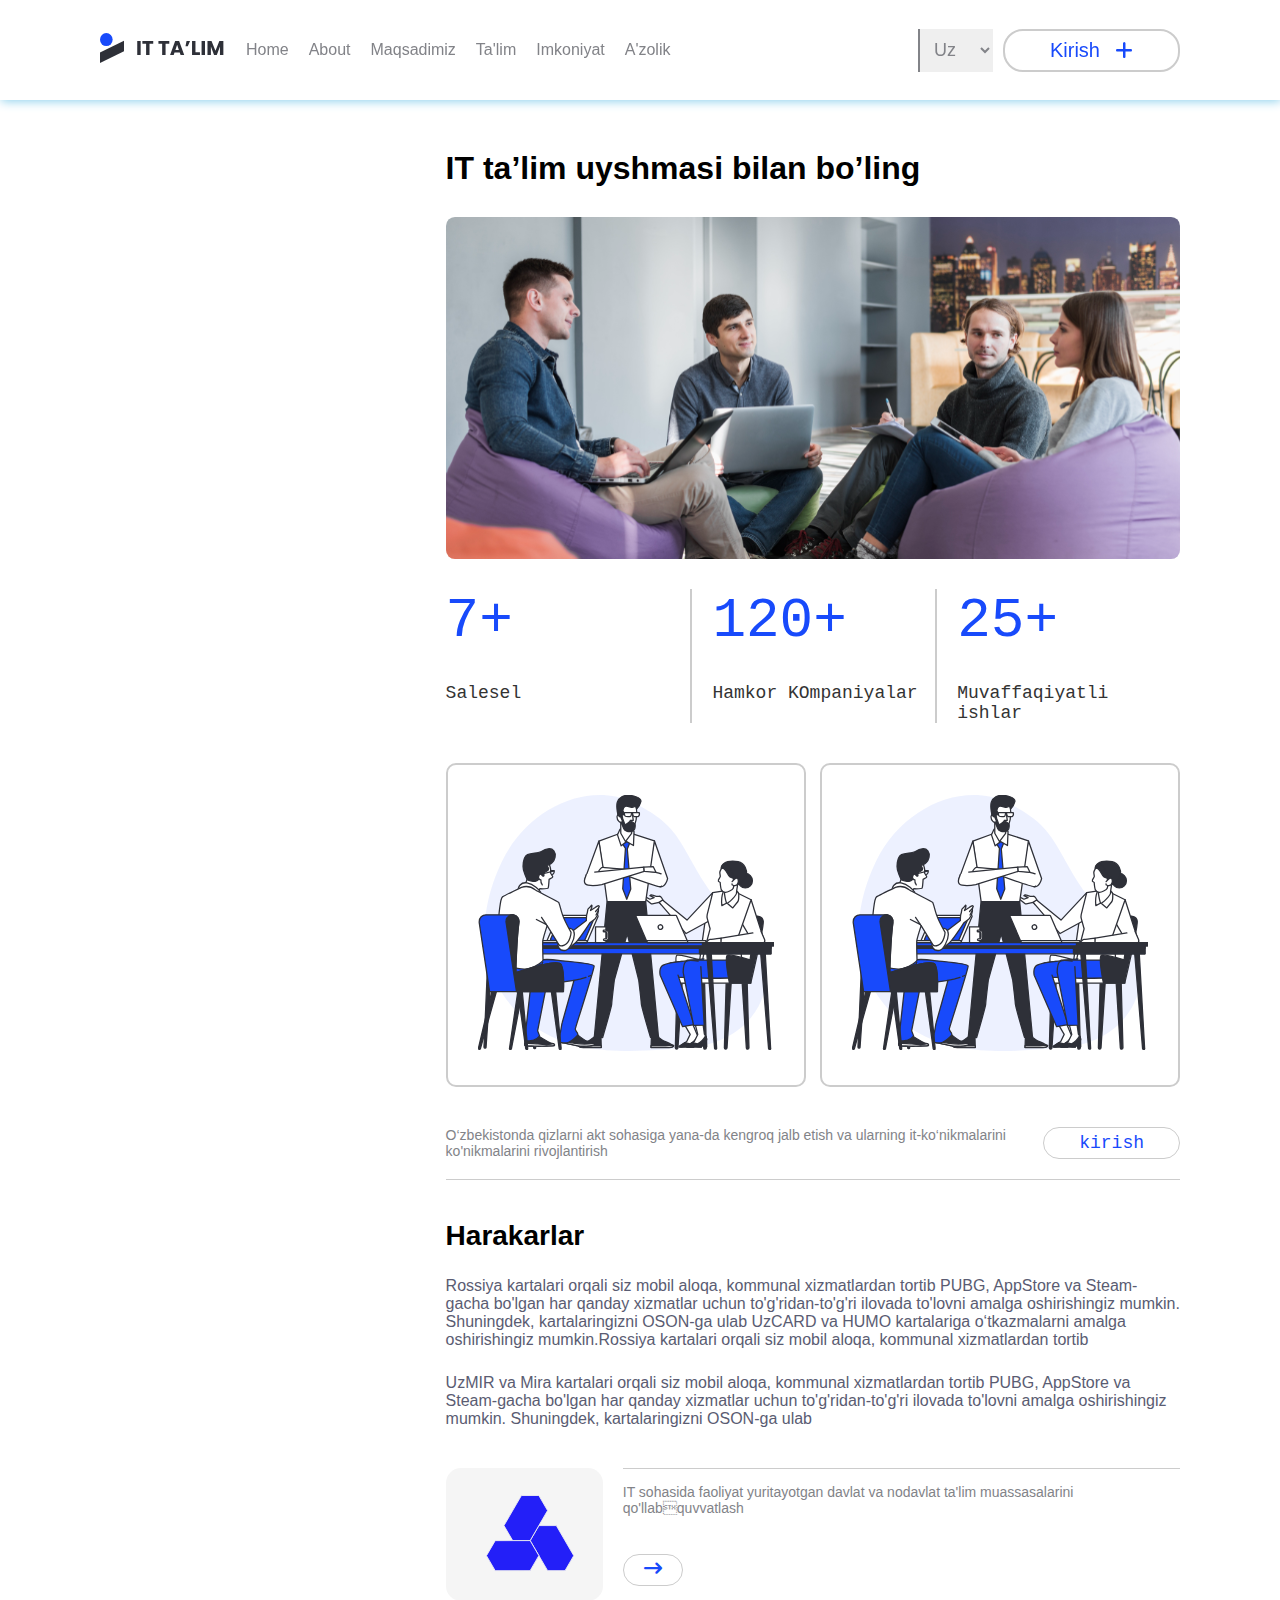
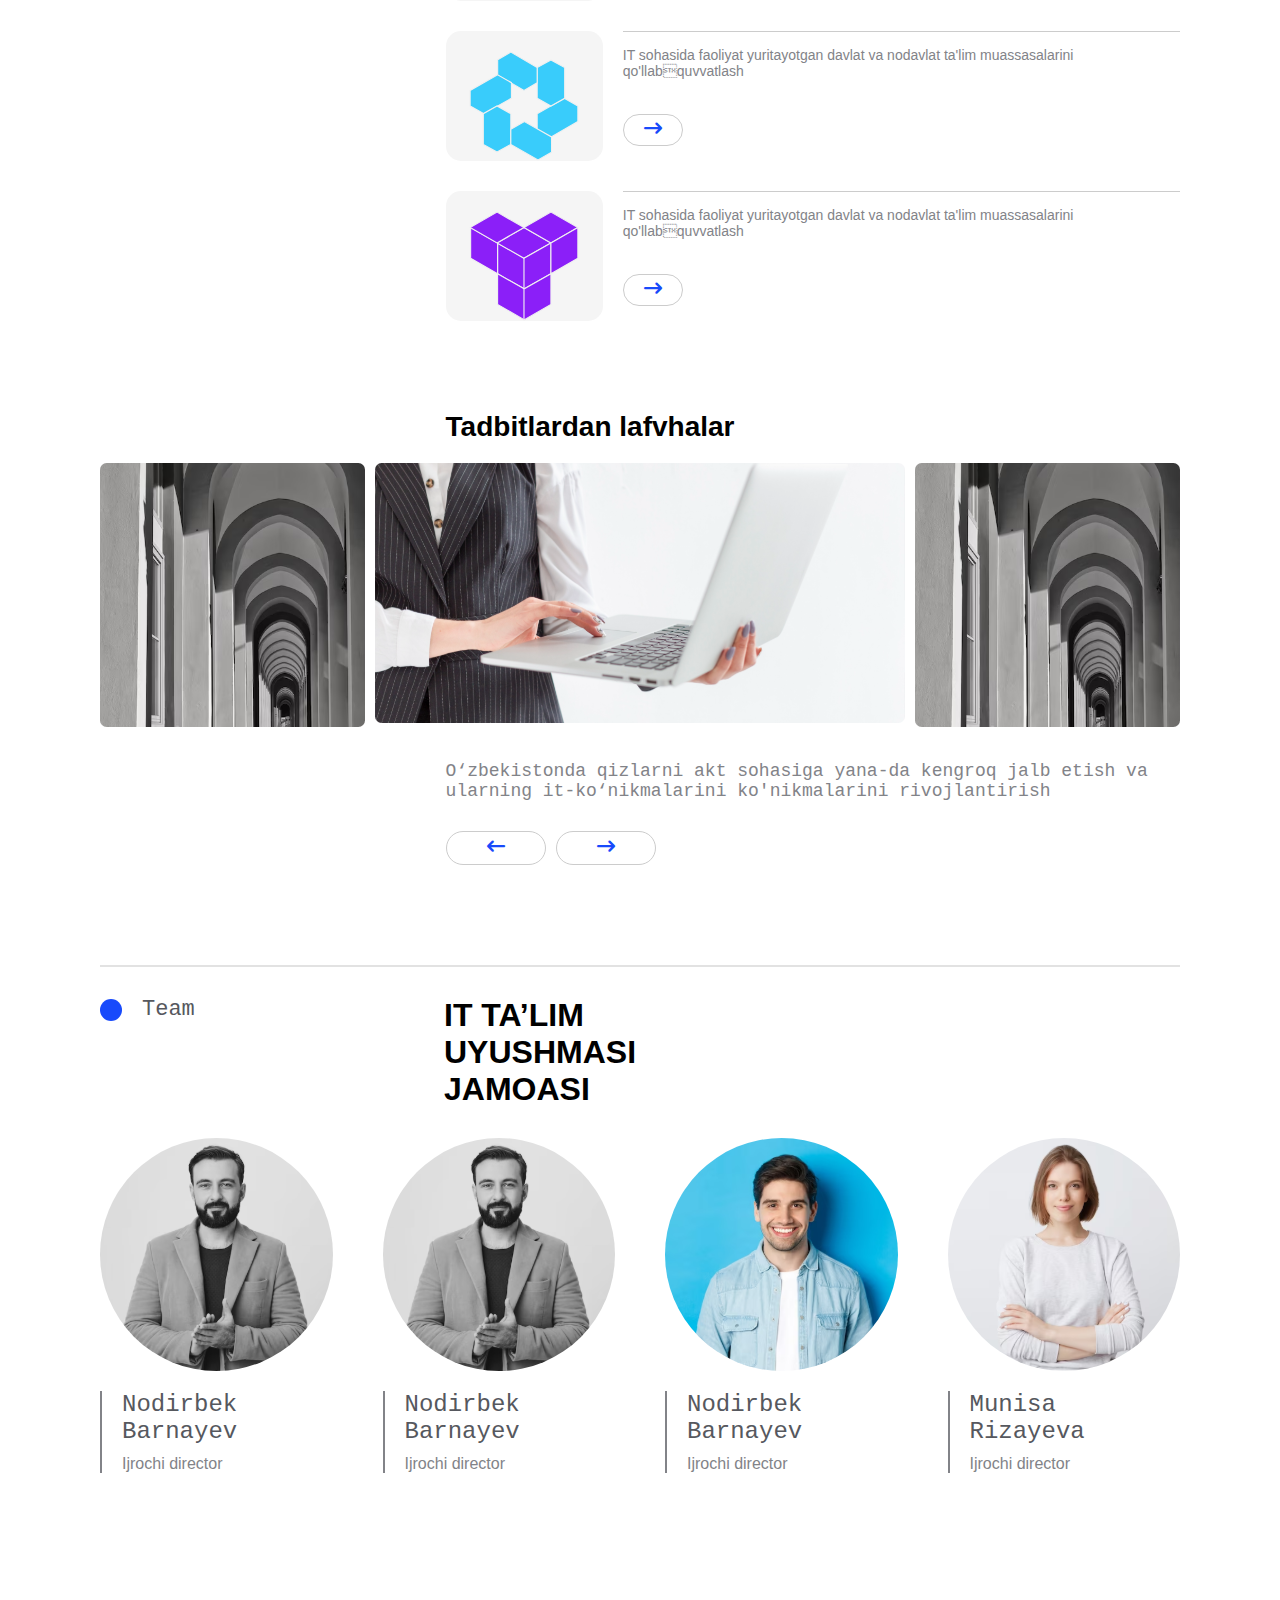
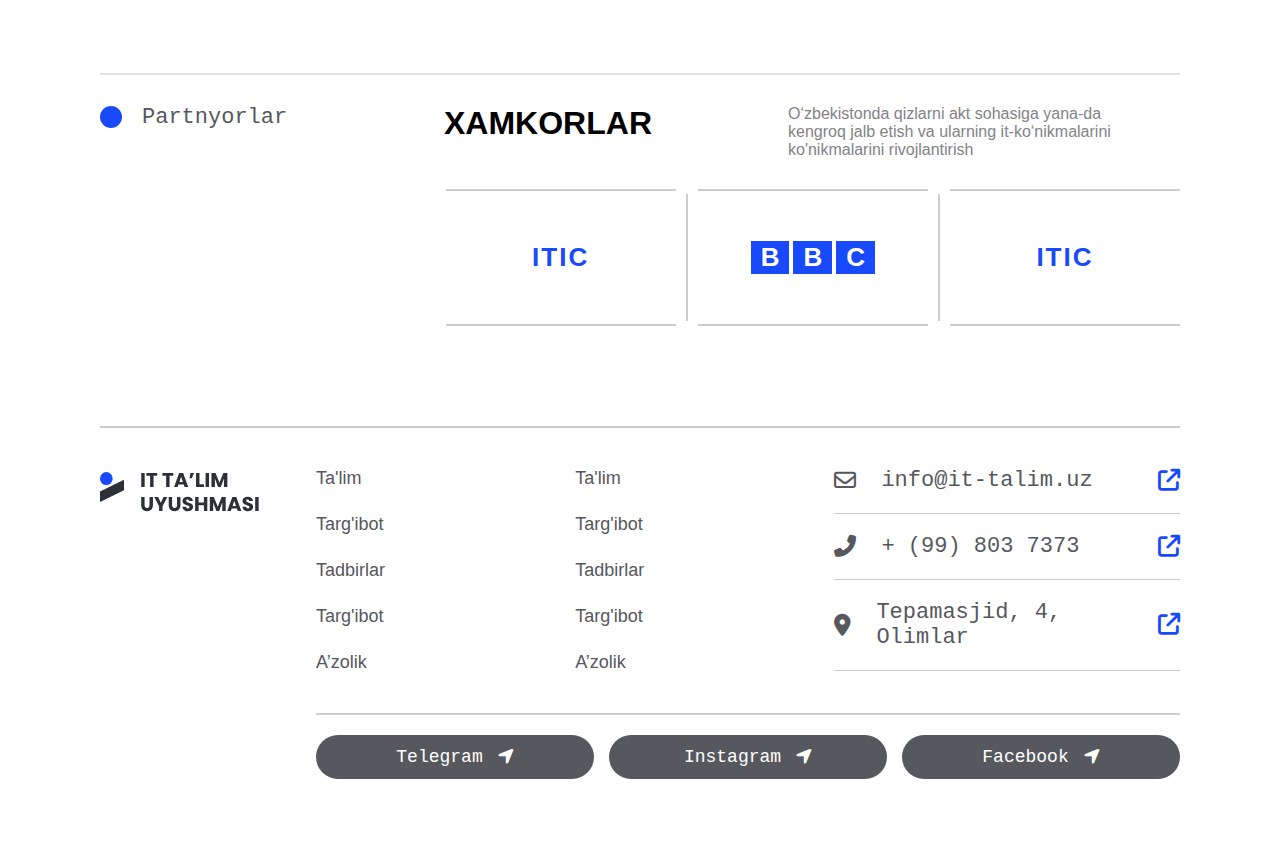
<file: pages/about.html>
<!DOCTYPE html>
<html lang="en">
<head>
    <meta charset="UTF-8">
    <meta name="viewport" content="width=device-width, initial-scale=1.0">
    <link rel="stylesheet" href="https://cdnjs.cloudflare.com/ajax/libs/font-awesome/6.5.1/css/all.min.css">
    <link rel="stylesheet" href="../css/style.min.css">
    <title>About</title>
</head>
<body>
    <!-- navigation -->
    <nav class="navbar container container1">
        <div class="nav-left">
            <span class="nav-img"><img src="../images/logo.svg" alt=""></span>
            <ul class="nav-links">
                <li><a href="../index.html">Home</a></li>
                <li><a href="./about.html">About</a></li>
                <li><a href="./maqsadlarimiz.html">Maqsadimiz</a></li>
                <li><a href="./talim.html">Ta'lim</a></li>
                <li><a href="#">Imkoniyat</a></li>
                <li><a href="#">A'zolik</a></li>
            </ul>
        </div>

        <div class="nav-right">
            <select name="" id="">
                <option value="1">Uz</option>
                <option value="2">Ru</option>
                <option value="3">Eng</option>
            </select>
            <button class="nav-btn">
               <span> Kirish</span> <i class="fa-solid fa-plus"></i>
            </button>
            <button class="nav-bar">
                <i class="fa-solid fa-bars"></i>
            </button>
        </div>
    </nav>
    <!-- /navigation -->
    
    <main class="container container1">
        <section class="uyushma leftpadding">
            <h1>IT ta’lim uyshmasi bilan bo’ling</h1>
            <img src="../images/uyushma.svg" alt="">
            <div class="uyushma-items">
                <div class="uyushma-item">
                    <h1>7+</h1>
                    <p>Salesel</p>
                </div>
                <div class="uyushma-item uyushma-item2">
                    <h1>120+</h1>
                    <p>Hamkor KOmpaniyalar</p>
                </div>
                <div class="uyushma-item uyushma-item2">
                    <h1>25+</h1>
                    <p>Muvaffaqiyatli ishlar</p>
                </div>
            </div>
        </section>

        <section class="about-kirish leftpadding">
            <div class="about-kirish__imgs">
                <div class="about-kirish__img">
                    <img src="../images/aboutkirish.svg" alt="">
                </div>
                <div class="about-kirish__img">
                    <img src="../images/aboutkirish.svg" alt="">
                </div>
            </div>

            <div class="about-kirish__btn">
                <p>O‘zbekistonda qizlarni akt sohasiga yana-da kengroq jalb etish va ularning it-ko‘nikmalarini ko'nikmalarini rivojlantirish </p>
                <button>
                    kirish
                </button>
            </div>

            <div class="about-actions">
                <h1>Harakarlar</h1>
                <p>Rossiya kartalari orqali siz mobil aloqa, kommunal xizmatlardan tortib PUBG, AppStore va Steam-gacha bo'lgan har qanday xizmatlar uchun to'g'ridan-to'g'ri ilovada to'lovni amalga oshirishingiz mumkin. Shuningdek, kartalaringizni OSON-ga ulab UzCARD va HUMO kartalariga o‘tkazmalarni amalga oshirishingiz mumkin.Rossiya kartalari orqali siz mobil aloqa, kommunal xizmatlardan tortib </p>
                <p>UzMIR va Mira kartalari orqali siz mobil aloqa, kommunal xizmatlardan tortib PUBG, AppStore va Steam-gacha bo'lgan har qanday xizmatlar uchun to'g'ridan-to'g'ri ilovada to'lovni amalga oshirishingiz mumkin. Shuningdek, kartalaringizni OSON-ga ulab  </p>
            </div>

            <div class="about-startup">
                <div class="about-startup__items">
                    <div class="about-startup__items__img">
                        <img src="../images/startup1.svg" alt="">
                    </div>
                    <div class="about-startup__items__info">
                        <p>IT sohasida faoliyat yuritayotgan davlat va nodavlat ta'lim muassasalarini qo'llabquvvatlash</p>
                        <button><i class="fa-solid fa-arrow-right-long"></i></button>
                    </div>
                </div>
                <div class="about-startup__items">
                    <div class="about-startup__items__img">
                        <img src="../images/startup2.svg" alt="">
                    </div>
                    <div class="about-startup__items__info">
                        <p>IT sohasida faoliyat yuritayotgan davlat va nodavlat ta'lim muassasalarini qo'llabquvvatlash</p>
                        <button><i class="fa-solid fa-arrow-right-long"></i></button>
                    </div>
                </div>
                <div class="about-startup__items">
                    <div class="about-startup__items__img">
                        <img src="../images/startup3.svg" alt="">
                    </div>
                    <div class="about-startup__items__info">
                        <p>IT sohasida faoliyat yuritayotgan davlat va nodavlat ta'lim muassasalarini qo'llabquvvatlash</p>
                        <button><i class="fa-solid fa-arrow-right-long"></i></button>
                    </div>
                </div>
            </div>

        </section>

        <section class="lavhalar leftpadding">
            <div class="lavhalar-title">
                <h1>Tadbitlardan lafvhalar</h1>
            </div>
        </section>

        <div class="lavhalar-imgs">
            <div class="lavhalar-img1">
                <img src="../images/lavhalar1.svg" alt="">
            </div>
            <div class="lavhalar-img2">
                <img src="../images/lavhalar2.svg" alt="">
            </div>
            <div class="lavhalar-img1">
                <img src="../images/lavhalar1.svg" alt="">
            </div>
        </div>

        <section class="lavhalar leftpadding">
            <div class="lavhalar-btn">
                <p>O‘zbekistonda qizlarni akt sohasiga yana-da kengroq jalb etish va ularning it-ko‘nikmalarini ko'nikmalarini rivojlantirish</p>
                <div class="lavhalar-btns">
                    <button><i class="fa-solid fa-arrow-left-long"></i></button>
                    <button><i class="fa-solid fa-arrow-right-long"></i></button>
                </div>
            </div>
        </section>
    </main>

    <!-- team -->
    <section class="partner container container1">
        <div class="partner-info">
            <div class="partner-name">
                <div class="partner-name__text">
                    <span></span>
                    <p>Team</p>
                </div>
            </div>
            <div class="partner-title">
                <h1>it ta’lim uyushmasi jamoasi</h1>
            </div>
            <!-- <div class="partner-text">
                <span>
                    <button>
                        Batafsil
                        <i class="fa-solid fa-arrow-right-long"></i>
                    </button>
                </span>
            </div> -->
        </div>
        
        <div class="partner-boxes" style="padding-left: 0;">
            <div class="partner-box">
                <img src="../images/team.svg" alt="">
                <div class="partner-box__text">
                    <h3>Nodirbek Barnayev</h3>
                    <p>Ijrochi director</p>
                </div>
            </div>
            <div class="partner-box">
                <img src="../images/team.svg" alt="">
                <div class="partner-box__text">
                    <h3>Nodirbek Barnayev</h3>
                    <p>Ijrochi director</p>
                </div>
            </div>
            <div class="partner-box">
                <img src="../images/team2.svg" alt="">
                <div class="partner-box__text">
                    <h3>Nodirbek Barnayev</h3>
                    <p>Ijrochi director</p>
                </div>
            </div>
            <div class="partner-box">
                <img src="../images/team3.svg" alt="">
                <div class="partner-box__text">
                    <h3>Munisa Rizayeva</h3>
                    <p>Ijrochi director</p>
                </div>
            </div>
        </div>
    </section>
    <!-- /team -->

    <!-- partnyorlar -->
    <section class="partner container container1">
        <div class="partner-info">
            <div class="partner-name">
                <div class="partner-name__text">
                    <span></span>
                    <p>Partnyorlar</p>
                </div>
            </div>
            <div class="partner-title">
                <h1>Xamkorlar</h1>
            </div>
            <div class="partner-text">
                <p>O‘zbekistonda qizlarni akt sohasiga yana-da kengroq jalb etish va ularning it-ko‘nikmalarini ko'nikmalarini rivojlantirish </p>
            </div>
        </div>

        <div class="partner-main">
            <div class="partner-main__item">
                <h1>ITIC</h1>
            </div>
            <div class="line">
                <div class="line-vertical">
                </div>
            </div>
            <div class="partner-main__item">
                <p>
                    <span>B</span> <span>B</span> <span>C</span>
                </p>
            </div>
            <div class="line">
                <div class="line-vertical">
                </div>
            </div>
            <div class="partner-main__item">
                <h1>ITIC</h1>
            </div>
        </div>
    </section>
    <!-- /partnyorlar -->

    <!-- footer -->
    <footer class="container container1">
        <div class="footer-border">
            <div class="footer-logo">
                <img src="../images/footerlogo.svg" alt="">
            </div>

            <div class="footer-info">
                <div class="footer-info__top">
                        <ul>
                            <li><a href="#">Ta'lim</a></li>
                            <li><a href="#">Targ'ibot</a></li>
                            <li><a href="#">Tadbirlar</a></li>
                            <li><a href="#">Targ'ibot</a></li>
                            <li><a href="#">A’zolik</a></li>
                        </ul>
                        <ul>
                            <li><a href="#">Ta'lim</a></li>
                            <li><a href="#">Targ'ibot</a></li>
                            <li><a href="#">Tadbirlar</a></li>
                            <li><a href="#">Targ'ibot</a></li>
                            <li><a href="#">A’zolik</a></li>
                        </ul>
                        <div class="footer-info__connects">
                            <div class="footer-info__connect">
                                <p>
                                    <i class="fa-regular fa-envelope"></i>
                                    info@it-talim.uz</p>
                                <span>
                                    <i class="fa-solid fa-arrow-up-right-from-square"></i>
                                </span>
                            </div>
                            <div class="footer-info__connect">
                                <p>
                                    <i class="fa-solid fa-phone-flip"></i>
                                    + (99) 803 7373</p>
                                <span>
                                    <i class="fa-solid fa-arrow-up-right-from-square"></i>
                                </span>
                            </div>
                            <div class="footer-info__connect">
                                <p>
                                    <i class="fa-solid fa-location-dot"></i>
                                    Tepamasjid, 4, Olimlar</p>
                                <span>
                                    <i class="fa-solid fa-arrow-up-right-from-square"></i>
                                </span>
                            </div>
                        </div>
                </div>
                <div class="footer-info__bottom">
                    <button>
                        Telegram
                        <i class="fa-solid fa-location-arrow"></i>
                    </button>
                    <button>
                        Instagram
                        <i class="fa-solid fa-location-arrow"></i>
                    </button>
                    <button>
                        Facebook
                        <i class="fa-solid fa-location-arrow"></i>
                    </button>
                </div>
            </div>
        </div>
    </footer>
    <!-- /footer -->
</body>
</html>
</file>
<file: css/style.min.css>
*{padding:0;margin:0;box-sizing:border-box;list-style:none;text-decoration:none;font-family:sans-serif}* button{cursor:pointer;padding:5px 10px;border-radius:10px;border:none;font-size:18px;font-family:monospace;border:1px solid #ccc;background-color:rgba(0,0,0,0);color:#184afb;transition:.5s}* button:hover{background-color:#184afb;color:#fff;border:1px solid rgba(0,0,0,0)}* i{cursor:pointer}.container{max-width:1920px;margin:0 auto}.container1{padding-left:20px;padding-right:20px}.leftpadding{width:100%;padding-left:32%}@media(min-width: 768px){.container1{padding-left:50px;padding-right:50px}}@media(min-width: 992px){.container1{padding-left:70px;padding-right:70px}}@media(max-width: 992px){.leftpadding{padding-left:0}}@media(min-width: 1260px){.container1{padding-left:100px;padding-right:100px}}@media(min-width: 1400px){.container1{padding-left:150px;padding-right:150px}}@media(min-width: 1600px){.container1{padding-left:200px;padding-right:200px}}.navbar{width:100%;height:100px;display:flex;justify-content:space-between;align-items:center;box-shadow:1px 1px 10px skyblue;background-color:#fff;position:sticky;top:0}.navbar .nav-left{display:flex;gap:20px;align-items:center}.navbar .nav-left .nav-links{display:flex;gap:20px}.navbar .nav-left .nav-links li{display:none}.navbar .nav-left .nav-links li a{color:#828388}.navbar .nav-left .nav-links li a:focus{color:#184afb}.navbar .nav-right{display:flex;gap:10px}.navbar .nav-right select{padding:2px 10px;outline:none;border:none;border-left:2px solid #828388;font-size:18px;color:#828388}.navbar .nav-right select option{padding:5px;font-size:22px;background-color:#f0f8ff;outline:none;border:none;color:#00008b}.navbar .nav-right button{padding:5px 10px;border-radius:10px;border:none;font-size:20px;font-family:monospace;border:2px solid #ccc;background-color:rgba(0,0,0,0);color:#184afb}.navbar .nav-right button span{display:none}.navbar .nav-right .nav-bar{border:none;background-color:rgba(0,0,0,0);font-size:20px;color:#184afb}@media(min-width: 768px){.navbar .nav-right button{white-space:nowrap;display:flex;align-items:center;gap:15px}.navbar .nav-right button span{display:block}}@media(min-width: 992px){.navbar .nav-left .nav-links li{display:block}.navbar .nav-right button{white-space:nowrap;display:flex;align-items:center;gap:15px}.navbar .nav-right button span{display:block}.navbar .nav-right .nav-bar{display:none}}@media(min-width: 1100px){.navbar .nav-left .nav-links li{display:block}.navbar .nav-right .nav-btn{white-space:nowrap;display:flex;align-items:center;gap:15px;padding:8px 45px;border-radius:20px}.navbar .nav-right .nav-btn span{display:block}.navbar .nav-right .nav-bar{display:none}}.hero{width:100%;display:flex;flex-direction:column;gap:40px;padding-top:50px;padding-bottom:100px}.hero .hero-text{display:flex;width:100%;gap:20px}.hero .hero-text h1{width:50%;font-size:50px;padding-right:10%;text-transform:uppercase}.hero .hero-text p{width:50%;padding-right:20%;font-size:22px}.hero .hero-img{width:100%}.hero .hero-img img{width:100%}@media(max-width: 992px){.hero{gap:20px}.hero .hero-text{flex-direction:column}.hero .hero-text h1{font-size:40px;width:100%}.hero .hero-text p{width:100%;font-size:18px}}@media(max-width: 768px){.hero{gap:20px}.hero .hero-text{flex-direction:column}.hero .hero-text h1{font-size:28px;width:100%}.hero .hero-text p{width:100%;font-size:14px}}.about{display:100%;padding-bottom:50px}.about .about-box{width:100%;border-top:2px solid rgba(128,128,128,.233);display:grid;grid-template-columns:repeat(3, 1fr);gap:30px;padding:30px 0}.about .about-box .about-name .about-name__text{display:flex;align-items:center;gap:20px}.about .about-box .about-name .about-name__text span{width:22px;height:22px;border-radius:50%;background-color:#184afb}.about .about-box .about-name .about-name__text p{font-size:22px;font-family:monospace}.about .about-box .about-info{display:flex;flex-direction:column;gap:30px}.about .about-box .about-info h1{font-size:38px}.about .about-box .about-info button{width:180px;border-radius:30px}.about .about-box .about-img{display:flex;justify-content:center;align-items:center;border-radius:10px;border:2px solid rgba(128,128,128,.301);padding-top:30px;padding-bottom:30px}.about .about-box .about-img img{width:50%}@media(max-width: 1124px){.about .about-box .about-info h1{font-size:28px}.about .about-box .about-info p{font-size:14px}}@media(max-width: 550px){.about{border-top:none;align-items:center;gap:30px;padding-top:0}.about .about-box{grid-template-columns:repeat(1, 1fr)}.about .about-box .about-name{order:1}.about .about-box .about-info{gap:15px;order:2}.about .about-box .about-info h1{font-size:24px}.about .about-box .about-info p{font-size:12px}.about .about-box .about-img{order:0}.about .about-box .about-img img{width:70%}}.goal{margin-bottom:100px;width:100%}.goal .goal-info{width:100%;border-top:2px solid rgba(128,128,128,.233);display:flex;gap:30px;padding:30px 0}.goal .goal-info .about-name{width:30%}.goal .goal-info .about-name .about-name__text{display:flex;align-items:center;gap:20px}.goal .goal-info .about-name .about-name__text span{width:22px;height:22px;border-radius:50%;background-color:#184afb}.goal .goal-info .about-name .about-name__text p{font-size:22px;font-family:monospace}.goal .goal-info .goal-info__title{text-transform:uppercase}.goal .goal-main{width:100%;display:flex;gap:30px}.goal .goal-main .goal-main__left{width:30%}.goal .goal-main .goal-main__right{width:70%;display:flex;gap:30px}.goal .goal-main .goal-main__right .goal-main__right__img{padding:40px 0;width:25%;background-color:#f5f5f5;display:flex;justify-content:center;align-items:center}.goal .goal-main .goal-main__right .goal-main__right__img img{width:70%}.goal .goal-main .goal-main__right .goal-main__right__items{display:flex;flex-direction:column;gap:20px}.goal .goal-main .goal-main__right .goal-main__right__items .goal-main__right__item{display:flex;justify-content:space-between;gap:30px}.goal .goal-main .goal-main__right .goal-main__right__items .goal-main__right__item p{font-size:16px;font-family:monospace}.goal .goal-main .goal-main__right .goal-main__right__items .goal-main__right__item .goal-btn{padding:5px 20px;border-radius:20px}@media(max-width: 1124px){.goal .goal-mainn .goal-main__right .goal-main__right__items{gap:2px}}.talim{width:100%;padding-bottom:100px}.talim .talim-info{width:100%;border-top:2px solid rgba(128,128,128,.233);display:flex;gap:30px;padding:30px 0}.talim .talim-info .about-name{width:30%}.talim .talim-info .about-name .about-name__text{display:flex;align-items:center;gap:20px}.talim .talim-info .about-name .about-name__text span{width:22px;min-width:22px;height:22px;border-radius:50%;background-color:#184afb}.talim .talim-info .about-name .about-name__text p{font-size:22px;font-family:monospace}.talim .talim-info .about-info h1{text-transform:uppercase}.talim .talim-items{width:100%;display:grid;grid-template-columns:repeat(3, 1fr);gap:15px}.talim .talim-items .talim-item{border:1px solid rgba(128,128,128,.349);border-radius:10px;padding:20px;display:flex;flex-direction:column;gap:20px}.talim .talim-items .talim-item h3{font-weight:100;font-size:24px}.talim .talim-items .talim-item img{width:80%}.talim .talim-items .talim-item ul li a{display:flex;gap:15px;color:#184afb}.talim .talim-cards{width:100%;padding-left:32%;display:grid;grid-template-columns:repeat(2, 1fr);gap:30px;row-gap:50px}.talim .talim-cards .talim-card{display:flex;flex-direction:column;gap:25px;align-items:start;padding-bottom:30px;border-bottom:1px solid rgba(128,128,128,.411)}.talim .talim-cards .talim-card span{width:80px;height:80px;display:flex;justify-content:center;align-items:center;background-color:#f5f5f5}.talim .talim-cards .talim-card span img{width:60%}.talim .talim-cards .talim-card .imkoniyatlar1{border-radius:15px}.talim .talim-cards .talim-card .imkoniyatlar2{border-radius:25px 10px}.talim .talim-cards .talim-card .imkoniyatlar3{border-radius:25px}.talim .talim-cards .talim-card .imkoniyatlar4{border-radius:50%}.talim .talim-cards .talim-card p{font-size:18px;color:rgba(46,48,56,.6)}.talim .talim-boxes{width:100%;display:grid;grid-template-columns:repeat(2, 1fr);gap:20px}.talim .talim-boxes .talim-box{background-color:#f5f5f5;border-radius:10px;display:flex;flex-direction:column;padding:25px;gap:30px}.talim .talim-boxes .talim-box img{width:40%;cursor:pointer}.talim .talim-boxes .talim-box .talim-box__text{width:100%;display:flex;gap:20px}.talim .chanse-cards{width:100%;padding-left:32%;display:flex;flex-direction:column;gap:30px}.talim .chanse-cards .chanse-card{display:flex;align-items:center;gap:30px;border-radius:10px;border:2px solid rgba(128,128,128,.233);padding:25px 15px}.talim .chanse-cards .chanse-card .chanse-card__img{width:30%;display:flex;justify-content:center;align-items:center;min-width:200px}.talim .chanse-cards .chanse-card .chanse-card__img img{width:90%}.talim .chanse-cards .chanse-card .chanse-card__info{display:flex;flex-direction:column;justify-content:space-between;gap:20px}.talim .xalqaro-items{display:flex;gap:30px}.talim .xalqaro-items .xalqaro-img{width:65%}.talim .xalqaro-items .xalqaro-img img{width:100%;border-radius:15px}.talim .xalqaro-items .xalqaro-info{width:35%;display:flex;flex-direction:column;gap:20px}.talim .xalqaro-items .xalqaro-info .xalqaro-info__item{border-radius:10px;border:2px solid rgba(128,128,128,.233);height:50%;padding:20px;display:flex;flex-direction:column;justify-content:space-between}.talim .xalqaro-items .xalqaro-info .xalqaro-info__item p{font-size:18px;font-family:monospace}.talim .xalqaro-items .xalqaro-info .xalqaro-info__item button{padding:5px 30px;border-radius:30px;font-size:18px;background-color:rgba(128,128,128,.233);border:none}.talim .xalqaro-items .xalqaro-info .xalqaro-info__item button:hover{background-color:#184afb}@media(max-width: 992px){.talim .chanse-cards{padding-left:0}.talim .xalqaro-items{flex-direction:column}.talim .xalqaro-items .xalqaro-img{width:100%}.talim .xalqaro-items .xalqaro-img img{width:100%}.talim .xalqaro-items .xalqaro-info{flex-direction:row;width:100%}.talim .xalqaro-items .xalqaro-info .xalqaro-info__item{width:50%;gap:30px}}@media(max-width: 768px){.talim .talim-info{flex-direction:column}.talim .talim-info .about-info h1{font-size:23px}.talim .talim-items{grid-template-columns:repeat(1, 1fr)}.talim .talim-cards,.talim .talim-boxes{padding-left:0;grid-template-columns:repeat(1, 1fr)}.talim .talim-boxes .talim-box img{width:65%}}@media(max-width: 600px){.talim .chanse-cards{padding-left:0}.talim .chanse-cards .chanse-card{flex-direction:column}.talim .xalqaro-items{flex-direction:column}.talim .xalqaro-items .xalqaro-info{flex-direction:column;width:100%}.talim .xalqaro-items .xalqaro-info .xalqaro-info__item{width:100%;gap:30px;align-items:center}}.kirish{width:100%;display:flex;margin-bottom:50px;gap:15px}.kirish .kirish-img{width:30%}.kirish .kirish-img img{width:100%;border-radius:10px}.kirish .kirish-info{width:70%;display:flex;flex-direction:column;justify-content:center;gap:20px;background-color:#f5f5f5;border-radius:10px;padding:20px}.kirish .kirish-info h1{font-size:32px;text-transform:uppercase}.kirish .kirish-info .konus-info__btn{display:flex;gap:25px;align-items:center;justify-content:space-between}.kirish .kirish-info .konus-info__btn p{width:70%;color:rgba(46,48,56,.6);font-size:18px;font-family:monospace}.kirish .kirish-info .konus-info__btn button{padding:5px 40px;background-color:#184afb;color:#fff;border:none;border-radius:40px}@media(max-width: 1100px){.kirish .kirish-info{gap:10px}.kirish .kirish-info h1{font-size:26px}.kirish .kirish-info .konus-info__btn p{font-size:16px}}@media(max-width: 992px){.kirish .kirish-img{width:40%;min-width:300px}.kirish .kirish-info{width:60%;gap:5px;padding:10px}.kirish .kirish-info h1{font-size:22px;width:100%}.kirish .kirish-info .konus-info__btn{flex-direction:column;justify-content:flex-start;align-items:start;gap:15px}.kirish .kirish-info .konus-info__btn p{font-size:14px;width:100%}}@media(max-width: 768px){.kirish{flex-direction:column}.kirish .kirish-img{width:100%;min-width:300px}.kirish .kirish-info{width:100%;gap:5px;padding:20px 10px;align-items:center}.kirish .kirish-info h1{font-size:22px;width:100%;text-align:center}.kirish .kirish-info .konus-info__btn{align-items:center;flex-direction:column;text-align:center;gap:15px}.kirish .kirish-info .konus-info__btn p{font-size:14px;width:100%}}.partner{width:100%;padding-top:100px;padding-bottom:100px}.partner .partner-info{width:100%;border-top:2px solid rgba(128,128,128,.233);display:flex;gap:20px;padding:30px 0}.partner .partner-info .partner-name{width:30%}.partner .partner-info .partner-name .partner-name__text{display:flex;align-items:center;gap:20px}.partner .partner-info .partner-name .partner-name__text span{width:22px;min-width:22px;height:22px;border-radius:50%;background-color:#184afb}.partner .partner-info .partner-name .partner-name__text p{font-size:22px;font-family:monospace;color:#56585e}.partner .partner-info .partner-title{width:30%}.partner .partner-info .partner-title h1{text-transform:uppercase;font-size:32px}.partner .partner-info .partner-text{width:30%}.partner .partner-info .partner-text p{color:#828388}.partner .partner-info .partner-text button{border-radius:40px;padding:5px 30px}.partner .partner-main{padding-left:32%;width:100%;display:flex;gap:10px}.partner .partner-main .partner-main__item{width:40%;display:flex;justify-content:center;align-items:center;padding:50px 0;border-top:2px solid #ccc;border-bottom:2px solid #ccc}.partner .partner-main .partner-main__item p{display:flex;justify-content:center;align-items:center;gap:4px;color:#fff;font-size:26px;font-weight:900}.partner .partner-main .partner-main__item p span{background-color:#184afb;padding:1px 10px}.partner .partner-main .partner-main__item h1{font-size:26px;color:#184afb;font-weight:800;letter-spacing:2px}.partner .partner-main .line{padding:5px 0}.partner .partner-main .line .line-vertical{height:100%;border-right:2px solid #ccc}.partner .partner-cards{width:100%;display:grid;grid-template-columns:repeat(3, 1fr);gap:20px;padding:40px 0;row-gap:60px}.partner .partner-cards .partner-card{display:flex;flex-direction:column;border-bottom:1px solid rgba(46,48,56,.6)}.partner .partner-cards .partner-card img{width:100%;border-radius:15px}.partner .partner-cards .partner-card .partner-card__text{width:100%;display:flex;align-items:center;justify-content:space-between;gap:15px;padding:20px 15px 20px 0}.partner .partner-cards .partner-card .partner-card__text p{font-size:18px;font-family:monospace;color:rgba(46,48,56,.6)}.partner .partner-cards .partner-card .partner-card__text i{font-size:22px;color:#184afb}.partner .partner-boxes{width:100%;padding-left:32%;display:flex;gap:50px}.partner .partner-boxes .partner-box{width:40%;display:flex;flex-direction:column;gap:20px}.partner .partner-boxes .partner-box img{width:100%}.partner .partner-boxes .partner-box .partner-box__text{display:flex;padding-left:20px;flex-direction:column;gap:10px;border-left:2px solid #828388}.partner .partner-boxes .partner-box .partner-box__text h3{color:#56585e;font-family:monospace;font-size:24px;font-weight:100}.partner .partner-boxes .partner-box .partner-box__text p{color:#828388}@media(max-width: 992px){.partner .partner-main{padding-left:0}.partner .partner-cards{grid-template-columns:repeat(2, 1fr)}.partner .partner-boxes{padding-left:0}}@media(max-width: 768px){.partner .partner-info{gap:15px;flex-direction:column;padding:30px 0;width:100%}.partner .partner-info .partner-title{width:100%}.partner .partner-info .partner-text{width:100%}.partner .partner-cards{grid-template-columns:repeat(1, 1fr)}}@media(max-width: 768px){.partner .partner-boxes{padding-left:0;flex-direction:column}.partner .partner-boxes .partner-box{width:100%;display:flex;align-items:center}.partner .partner-boxes .partner-box img{width:80%}.partner .partner-boxes .partner-box .partner-box__text{flex-direction:row;align-items:center}}footer{width:100%}footer .footer-border{display:flex;padding-bottom:50px;border-top:2px solid #ccc;width:100%;padding-top:40px}footer .footer-logo{width:20%}footer .footer-info{width:80%}footer .footer-info .footer-info__top{padding-bottom:40px;border-bottom:2px solid #ccc;width:100%;display:flex}footer .footer-info ul{width:30%;display:flex;flex-direction:column;gap:25px}footer .footer-info ul li a{color:#56585e;font-size:18px}footer .footer-info .footer-info__connects{width:40%;display:flex;flex-direction:column;gap:20px}footer .footer-info .footer-info__connects .footer-info__connect{display:flex;justify-content:space-between;align-items:center;padding-bottom:20px;border-bottom:1px solid #ccc}footer .footer-info .footer-info__connects .footer-info__connect p{color:#56585e;font-size:22px;font-family:monospace;display:flex;align-items:center;gap:25px}footer .footer-info .footer-info__connects .footer-info__connect span i{font-size:22px;color:#184afb}footer .footer-info .footer-info__bottom{display:flex;gap:15px;padding:20px 0}footer .footer-info .footer-info__bottom button{width:100%;padding:10px 0;border-radius:35px;background-color:#56585e;color:#fff;font-family:monospace;border:2px solid rgba(0,0,0,0);display:flex;justify-content:center;align-items:center;gap:15px}footer .footer-info .footer-info__bottom button:hover{background-color:#fff;border:2px solid #56585e;color:#56585e}@media(max-width: 992px){footer .footer-border{flex-direction:column;gap:40px}footer .footer-info{width:100%}}@media(max-width: 768px){footer .footer-border{flex-direction:column;gap:40px}footer .footer-info{width:100%}footer .footer-info .footer-info__top{flex-direction:column;gap:30px}footer .footer-info .footer-info__top ul{gap:10px;width:100%}footer .footer-info .footer-info__top .footer-info__connects{width:100%;gap:10px}footer .footer-info .footer-info__bottom{flex-direction:column}}.uyushma{width:100%;display:flex;flex-direction:column;gap:30px;margin-top:50px}.uyushma h1{font-size:32px}.uyushma img{width:100%}.uyushma .uyushma-items{width:100%;display:grid;grid-template-columns:repeat(3, 1fr)}.uyushma .uyushma-items .uyushma-item{display:flex;flex-direction:column;gap:30px}.uyushma .uyushma-items .uyushma-item h1{font-size:56px;color:#184afb;font-family:monospace;font-weight:100}.uyushma .uyushma-items .uyushma-item p{font-size:18px;font-family:monospace;color:#333}.uyushma .uyushma-items .uyushma-item2{padding-left:20px;border-left:2px solid #ccc}@media(max-width: 992px){.uyushma .uyushma-items .uyushma-item h1{font-size:36px}.uyushma .uyushma-items .uyushma-item p{font-size:14px}}@media(max-width: 768px){.uyushma .uyushma-items .uyushma-item h1{font-size:26px}.uyushma .uyushma-items .uyushma-item p{font-size:12px}}@media(max-width: 500px){.uyushma .uyushma-items{grid-template-columns:repeat(1, 1fr);row-gap:10px}.uyushma .uyushma-items .uyushma-item{padding:10px 30px;border-left:2px solid #ccc;flex-direction:row;justify-content:space-between;align-items:center}.uyushma .uyushma-items .uyushma-item h1{font-size:26px}.uyushma .uyushma-items .uyushma-item p{font-size:12px}}.about-kirish{width:100%;padding-top:40px;padding-bottom:40px;display:flex;flex-direction:column;gap:40px}.about-kirish .about-kirish__imgs{width:100%;display:flex;gap:14px}.about-kirish .about-kirish__imgs .about-kirish__img{width:50%;padding:30px;border-radius:10px;border:2px solid #ccc}.about-kirish .about-kirish__imgs .about-kirish__img img{width:100%}.about-kirish .about-kirish__btn{border-bottom:1px solid #ccc;padding-bottom:20px;display:flex;gap:30px;align-items:center}.about-kirish .about-kirish__btn p{font-size:14px;color:#828388}.about-kirish .about-kirish__btn button{padding:5px 35px;border-radius:30px}.about-kirish .about-actions{display:flex;flex-direction:column;gap:25px}.about-kirish .about-actions h1{font-size:28px}.about-kirish .about-actions p{font-size:14 px;color:#5a5c72}.about-kirish .about-startup{width:100%;display:flex;flex-direction:column;gap:30px}.about-kirish .about-startup .about-startup__items{display:flex;gap:20px}.about-kirish .about-startup .about-startup__items .about-startup__items__img{border-radius:15px;background-color:#f5f5f5;display:flex;justify-content:center;align-items:center;padding-top:20px;min-width:150px;width:22%}.about-kirish .about-startup .about-startup__items .about-startup__items__img img{width:70%}.about-kirish .about-startup .about-startup__items .about-startup__items__info{width:78%;padding:15px 0;display:flex;flex-direction:column;justify-content:space-between;gap:35px;border-top:1px solid #ccc}.about-kirish .about-startup .about-startup__items .about-startup__items__info p{color:#828388;font-size:14px}.about-kirish .about-startup .about-startup__items .about-startup__items__info button{width:60px;padding:5px 0 !important;border-radius:40px}.lavhalar{margin-top:30px}.lavhalar .lavhalar-title{padding:20px 0}.lavhalar .lavhalar-title h1{font-size:28px}.lavhalar .lavhalar-btn{width:100%;display:flex;flex-direction:column;gap:30px}.lavhalar .lavhalar-btn p{font-size:18px;color:#828388;font-family:monospace}.lavhalar .lavhalar-btn .lavhalar-btns{display:flex;gap:10px}.lavhalar .lavhalar-btn .lavhalar-btns button{padding:6px 40px;border-radius:40px}.lavhalar-imgs{width:100%;display:flex;gap:10px}.lavhalar-imgs .lavhalar-img1{flex:1}.lavhalar-imgs .lavhalar-img1 img{width:100%}.lavhalar-imgs .lavhalar-img2{flex:2}.lavhalar-imgs .lavhalar-img2 img{width:100%}.bosqich{width:100%;display:flex;flex-direction:column;gap:30px}.bosqich .bosqich-items{width:100%;display:grid;grid-template-columns:repeat(2, 1fr);gap:20px;padding-bottom:40px;border-bottom:1px solid #ccc}.bosqich .bosqich-items .bosqich-item{display:flex;flex-direction:column;gap:20px}.bosqich .bosqich-items .bosqich-item .bosqich-item__img{background-color:#f5f5f5;display:flex;justify-content:center;align-items:center;padding:30px 0;border-radius:10px}.bosqich .bosqich-items .bosqich-item .bosqich-item__img img{width:70%}.bosqich .bosqich-items .bosqich-item p{color:#2e3038;font-size:14px}.connection{padding-top:40px;padding-bottom:40px}.connection .connecting-items{display:flex;flex-direction:column;gap:25px}.connection .connecting-items .connecting-item{display:flex;align-items:center;justify-content:space-between}.connection .connecting-items .connecting-item .connecting-item__left{display:flex;flex-direction:column;justify-content:space-between;gap:20px}.connection .connecting-items .connecting-item .connecting-item__left h1{font-weight:100;color:#141e1f;font-family:monospace;display:flex;align-items:center;gap:20px}.connection .connecting-items .connecting-item .connecting-item__left h1 span{width:20px;height:20px;background-color:#1f69f8;border-radius:70%}.connection .connecting-items .connecting-item .connecting-item__left p{color:#3d5a5c;font-size:16px;width:50%}.talim-hero{width:100%;margin-top:30px;margin-bottom:30px}.talim-hero .talim-heroo{display:flex;width:100%;padding:30px 30px 0 30px;border-radius:15px;background-color:#f5f5f5}.talim-hero .talim-hero__info{width:100%;display:flex;flex-direction:column;justify-content:space-between;padding-bottom:30px;gap:40px}.talim-hero .talim-hero__info .talim-hero__info__text{display:flex;gap:20px;flex-direction:column}.talim-hero .talim-hero__info .talim-hero__info__text h1{font-size:56px}.talim-hero .talim-hero__info .talim-hero__info__text p{display:flex;gap:20px;align-items:center;font-family:monospace;font-size:18px}.talim-hero .talim-hero__info .talim-hero__info__text p span{width:10px;height:10px;border-radius:50%;background-color:#184afb}.talim-hero .talim-hero__info .talim-hero__info__btn button{border:none;background-color:#184afb;padding:5px 35px;border-radius:40px;color:#fff}.talim-hero .talim-hero__img{display:flex;justify-content:flex-start}.talim-hero .talim-hero__img img{width:100%}@media(max-width: 992px){.talim-hero .talim-heroo .talim-hero__info .talim-hero__info__text{gap:10px}.talim-hero .talim-heroo .talim-hero__info .talim-hero__info__text h1{font-size:36px}.talim-hero .talim-heroo .talim-hero__info .talim-hero__info__text p{font-size:14px}}@media(max-width: 550px){.talim-hero .talim-heroo{flex-direction:column-reverse;gap:20px}.talim-hero .talim-heroo .talim-hero__info .talim-hero__info__text{gap:10px}.talim-hero .talim-heroo .talim-hero__info .talim-hero__info__text h1{font-size:36px}.talim-hero .talim-heroo .talim-hero__info .talim-hero__info__text p{font-size:14px}}.strategy{width:100%;display:flex;flex-direction:column;gap:30px}.strategy .strategy-item{display:flex;align-items:center;gap:40px}.strategy .strategy-item .strategy-item__info{display:flex;flex-direction:column;justify-content:space-between;gap:40px}.strategy .strategy-item .strategy-item__info .strategy-item__info__text{display:flex;flex-direction:column;gap:15px}.strategy .strategy-item .strategy-item__info .strategy-item__info__text h1{font-size:20px;font-family:monospace;color:#2e3038;font-weight:100}.strategy .strategy-item .strategy-item__info .strategy-item__info__text p{font-size:14px;color:#828388}.strategy .strategy-item .strategy-item__img img{width:90%}.qadamlar{padding-top:50px;padding-bottom:50px;display:flex;flex-direction:column;gap:25px}.works{display:flex;width:100%;flex-direction:column;gap:20px}.works .works-card{width:100%;display:flex;align-items:center;gap:20px}.works .works-card .works-card__img{width:50%}.works .works-card .works-card__img img{width:100%}.works .works-card .works-card__text{display:flex;flex-direction:column;gap:20px}.works .works-card .works-card__text h1{font-size:26;font-family:monospace;color:#56585e}.works .works-card .works-card__text p{color:#828388}@media(max-width: 640px){.works .works-card .works-card__text h1{font-size:20px}.works .works-card .works-card__text p{font-size:14px}}@media(max-width: 550px){.works .works-card{flex-direction:column}.works .works-card .works-card__img img{width:100%}.works .works-card .works-card__text h1{font-size:20px}.works .works-card .works-card__text p{font-size:14px}}
</file>
